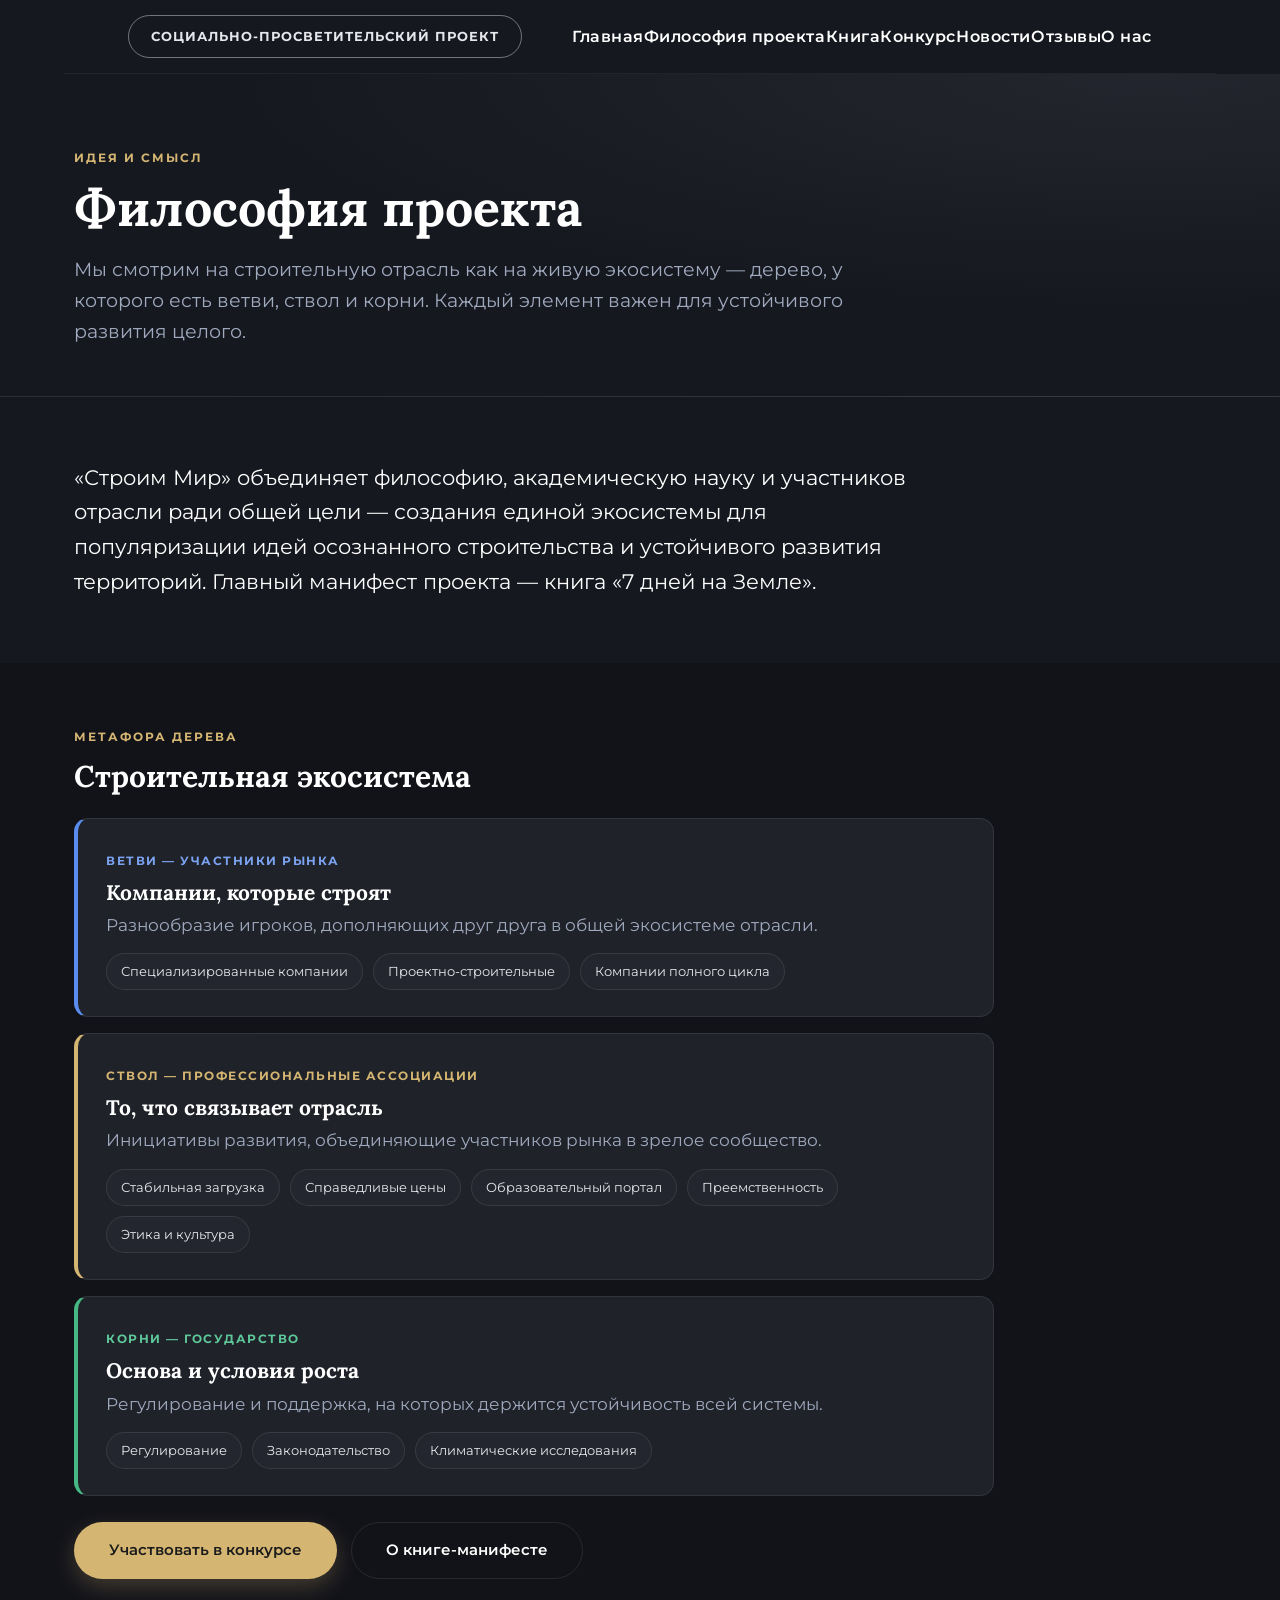
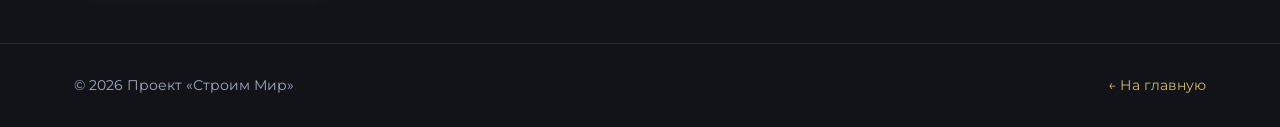
<file: filosofiya.html>
<!DOCTYPE html>
<html lang="ru">
<head>
  <meta charset="utf-8">
  <meta name="viewport" content="width=device-width, initial-scale=1">
  <title>Философия проекта | Строим Мир</title>
  <meta name="description" content="Философия проекта «Строим Мир»: строительная отрасль как живая экосистема — ветви (компании), ствол (профессиональные ассоциации) и корни (государство).">
  <link rel="icon" href="data:image/svg+xml,%3Csvg xmlns='http://www.w3.org/2000/svg' viewBox='0 0 32 32'%3E%3Crect width='32' height='32' rx='7' fill='%231A1C23'/%3E%3Ccircle cx='16' cy='16' r='7' fill='none' stroke='%23D4B572' stroke-width='2'/%3E%3Ccircle cx='16' cy='16' r='2.5' fill='%23D4B572'/%3E%3C/svg%3E">
  <link rel="stylesheet" href="pages.css">
</head>
<body>
  <header class="header">
    <div class="project-label">Социально-просветительский проект</div>
    <nav class="nav-menu">
      <a href="index.html" class="nav-link">Главная</a>
      <a href="filosofiya.html" class="nav-link">Философия проекта</a>
      <a href="kniga.html" class="nav-link">Книга</a>
      <a href="konkurs.html" class="nav-link">Конкурс</a>
      <a href="novosti.html" class="nav-link">Новости</a>
      <a href="otzyvy.html" class="nav-link">Отзывы</a>
      <a href="o-nas.html" class="nav-link">О нас</a>
    </nav>
  </header>

  <section class="ph-hero"><div class="ph-wrap">
    <div class="pre-title">Идея и смысл</div>
    <h1>Философия проекта</h1>
    <p>Мы смотрим на строительную отрасль как на живую экосистему — дерево, у которого есть ветви, ствол и корни. Каждый элемент важен для устойчивого развития целого.</p>
  </div></section>

  <section class="ph-section"><div class="ph-wrap">
    <p class="lead">«Строим Мир» объединяет философию, академическую науку и участников отрасли ради общей цели — создания единой экосистемы для популяризации идей осознанного строительства и устойчивого развития территорий. Главный манифест проекта — книга «7 дней на Земле».</p>
  </div></section>

  <section class="ph-section alt"><div class="ph-wrap">
    <div class="pre-title">Метафора дерева</div>
    <h2 style="font-family:var(--serif);font-size:30px;color:#fff;margin-bottom:24px">Строительная экосистема</h2>
    <div class="tree">
      <div class="tree__row branches">
        <span class="tag">Ветви — участники рынка</span>
        <h3>Компании, которые строят</h3>
        <p>Разнообразие игроков, дополняющих друг друга в общей экосистеме отрасли.</p>
        <div class="chips"><span>Специализированные компании</span><span>Проектно-строительные</span><span>Компании полного цикла</span></div>
      </div>
      <div class="tree__row trunk">
        <span class="tag">Ствол — профессиональные ассоциации</span>
        <h3>То, что связывает отрасль</h3>
        <p>Инициативы развития, объединяющие участников рынка в зрелое сообщество.</p>
        <div class="chips"><span>Стабильная загрузка</span><span>Справедливые цены</span><span>Образовательный портал</span><span>Преемственность</span><span>Этика и культура</span></div>
      </div>
      <div class="tree__row roots">
        <span class="tag">Корни — государство</span>
        <h3>Основа и условия роста</h3>
        <p>Регулирование и поддержка, на которых держится устойчивость всей системы.</p>
        <div class="chips"><span>Регулирование</span><span>Законодательство</span><span>Климатические исследования</span></div>
      </div>
    </div>
    <div class="btn-row"><a class="btn btn--gold" href="konkurs.html">Участвовать в конкурсе</a><a class="btn btn--ghost" href="kniga.html">О книге-манифесте</a></div>
  </div></section>

  <footer class="ph-footer"><div class="ph-wrap"><div>© 2026 Проект «Строим Мир»</div><a href="index.html">← На главную</a></div></footer>
</body>
</html>
</file>
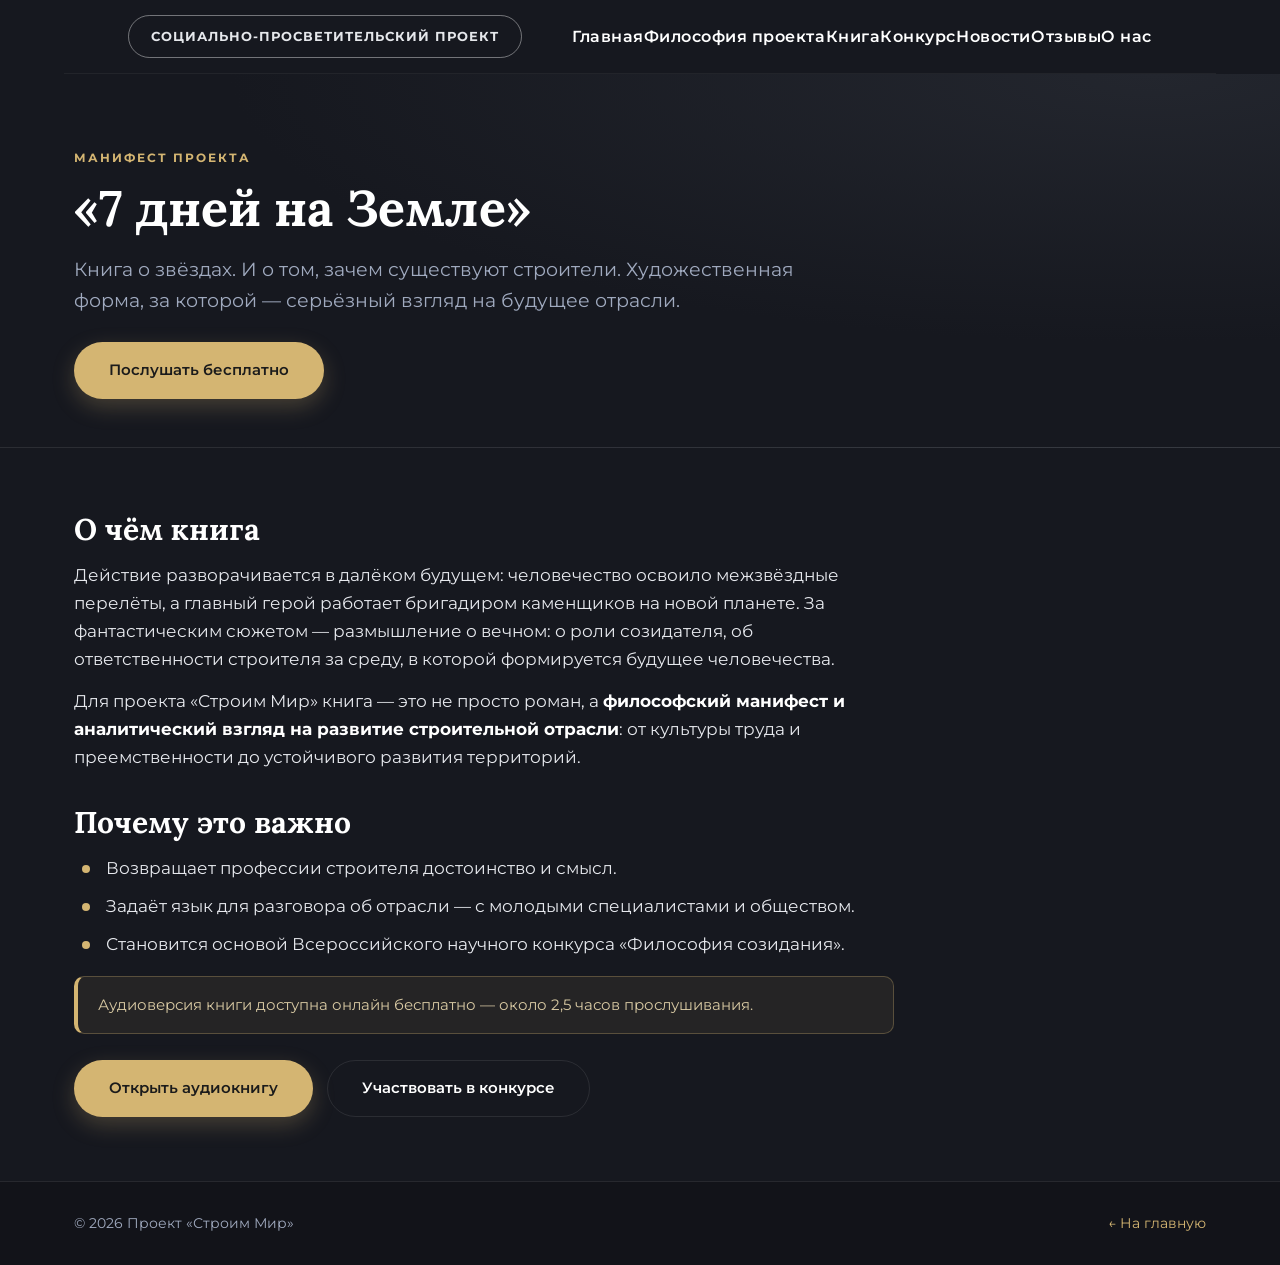
<file: kniga.html>
<!DOCTYPE html>
<html lang="ru">
<head>
  <meta charset="utf-8">
  <meta name="viewport" content="width=device-width, initial-scale=1">
  <title>Книга «7 дней на Земле» | Строим Мир</title>
  <meta name="description" content="«7 дней на Земле» Сергея Федоренко — философский манифест проекта «Строим Мир» о смысле и миссии строителя. Слушайте аудиокнигу бесплатно.">
  <link rel="icon" href="data:image/svg+xml,%3Csvg xmlns='http://www.w3.org/2000/svg' viewBox='0 0 32 32'%3E%3Crect width='32' height='32' rx='7' fill='%231A1C23'/%3E%3Ccircle cx='16' cy='16' r='7' fill='none' stroke='%23D4B572' stroke-width='2'/%3E%3Ccircle cx='16' cy='16' r='2.5' fill='%23D4B572'/%3E%3C/svg%3E">
  <link rel="stylesheet" href="pages.css">
</head>
<body>
  <header class="header">
    <div class="project-label">Социально-просветительский проект</div>
    <nav class="nav-menu">
      <a href="index.html" class="nav-link">Главная</a>
      <a href="filosofiya.html" class="nav-link">Философия проекта</a>
      <a href="kniga.html" class="nav-link">Книга</a>
      <a href="konkurs.html" class="nav-link">Конкурс</a>
      <a href="novosti.html" class="nav-link">Новости</a>
      <a href="otzyvy.html" class="nav-link">Отзывы</a>
      <a href="o-nas.html" class="nav-link">О нас</a>
    </nav>
  </header>

  <section class="ph-hero"><div class="ph-wrap">
    <div class="pre-title">Манифест проекта</div>
    <h1>«7 дней на Земле»</h1>
    <p>Книга о звёздах. И о том, зачем существуют строители. Художественная форма, за которой — серьёзный взгляд на будущее отрасли.</p>
    <div class="btn-row"><a class="btn btn--gold" href="https://1fs.mave.digital/" target="_blank" rel="noopener">Послушать бесплатно</a></div>
  </div></section>

  <section class="ph-section"><div class="ph-wrap"><div class="prose">
    <h2>О чём книга</h2>
    <p>Действие разворачивается в далёком будущем: человечество освоило межзвёздные перелёты, а главный герой работает бригадиром каменщиков на новой планете. За фантастическим сюжетом — размышление о вечном: о роли созидателя, об ответственности строителя за среду, в которой формируется будущее человечества.</p>
    <p>Для проекта «Строим Мир» книга — это не просто роман, а <b>философский манифест и аналитический взгляд на развитие строительной отрасли</b>: от культуры труда и преемственности до устойчивого развития территорий.</p>
    <h2>Почему это важно</h2>
    <ul>
      <li>Возвращает профессии строителя достоинство и смысл.</li>
      <li>Задаёт язык для разговора об отрасли — с молодыми специалистами и обществом.</li>
      <li>Становится основой Всероссийского научного конкурса «Философия созидания».</li>
    </ul>
    <div class="note">Аудиоверсия книги доступна онлайн бесплатно — около 2,5 часов прослушивания.</div>
    <div class="btn-row"><a class="btn btn--gold" href="https://1fs.mave.digital/" target="_blank" rel="noopener">Открыть аудиокнигу</a><a class="btn btn--ghost" href="konkurs.html">Участвовать в конкурсе</a></div>
  </div></div></section>

  <footer class="ph-footer"><div class="ph-wrap"><div>© 2026 Проект «Строим Мир»</div><a href="index.html">← На главную</a></div></footer>
</body>
</html>
</file>
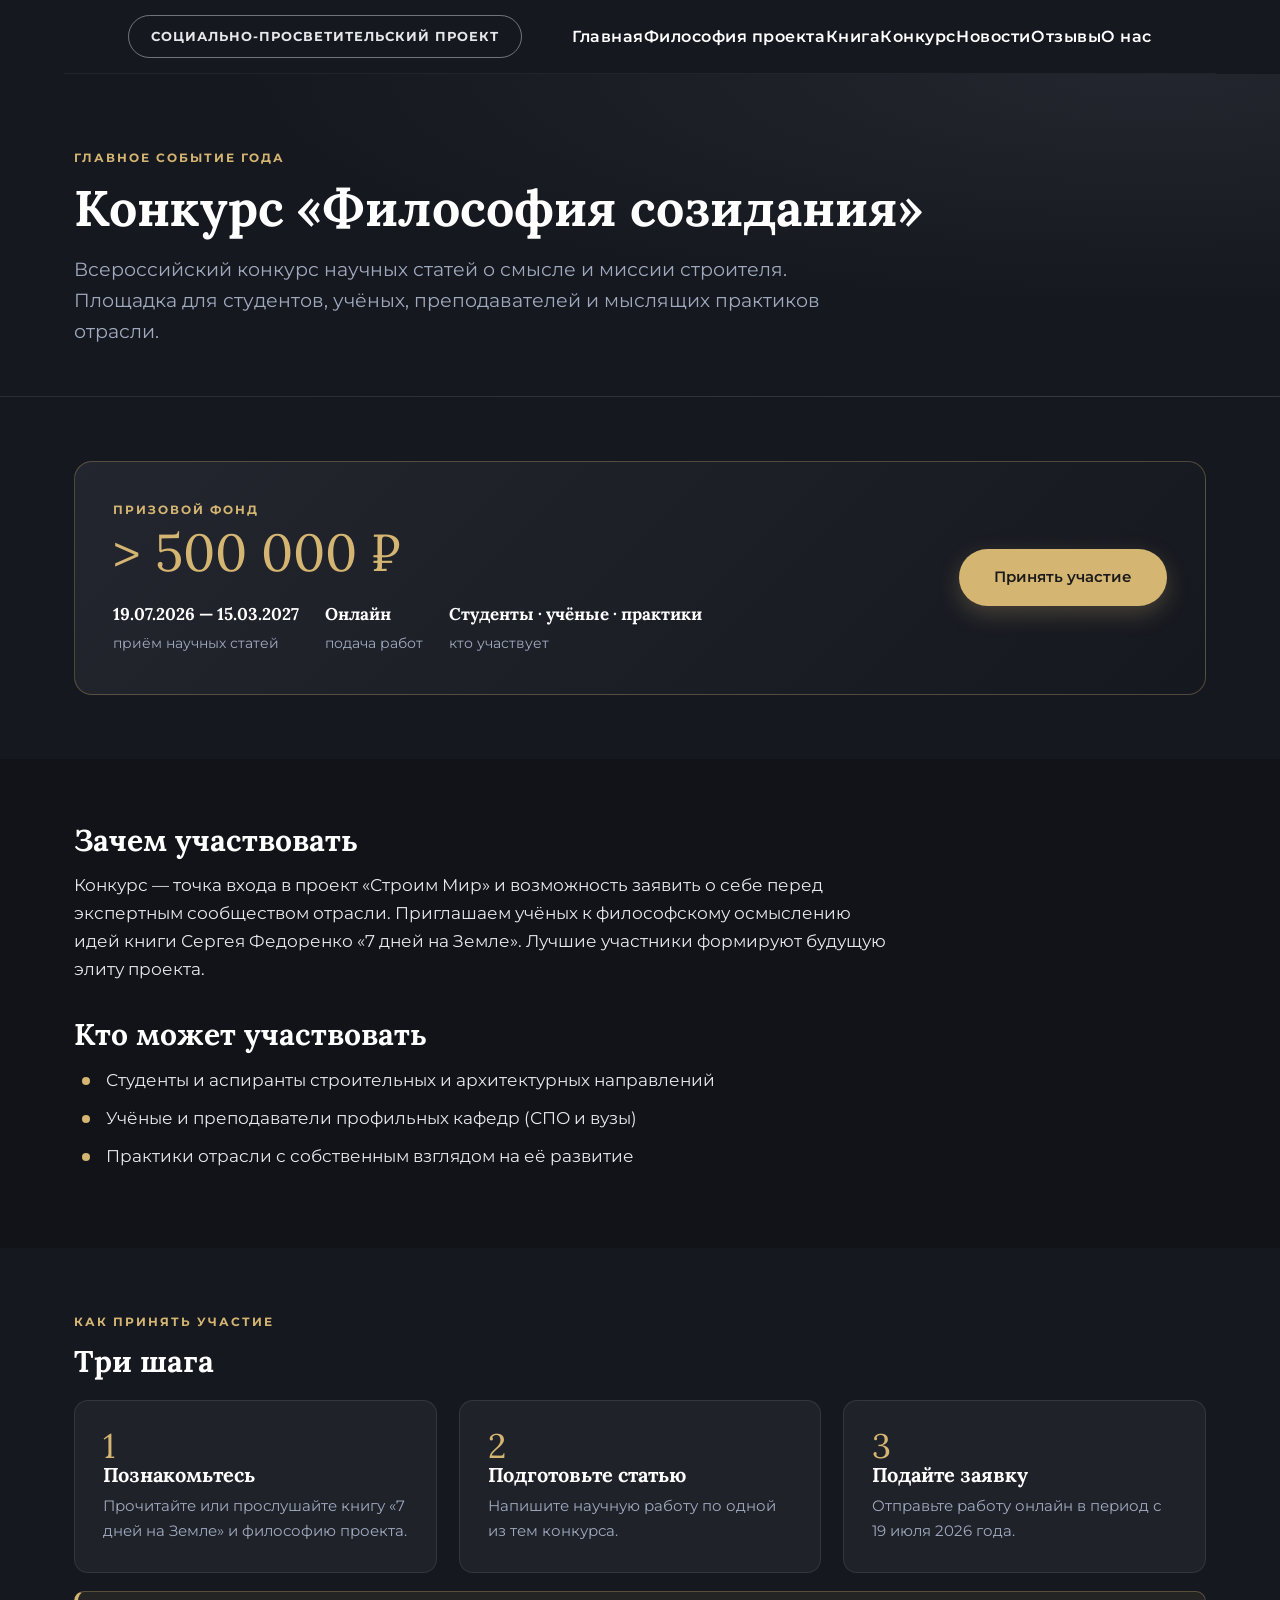
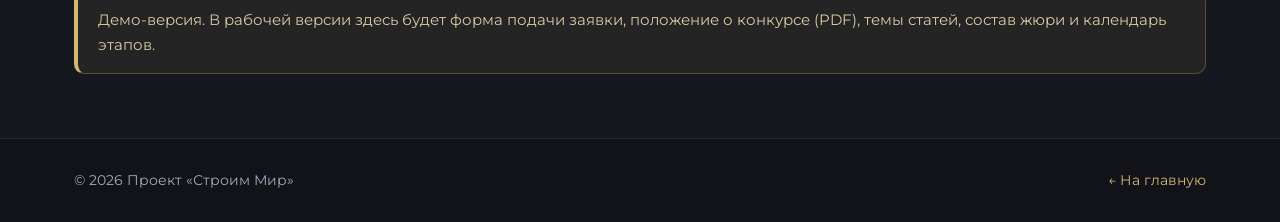
<file: konkurs.html>
<!DOCTYPE html>
<html lang="ru">
<head>
  <meta charset="utf-8">
  <meta name="viewport" content="width=device-width, initial-scale=1">
  <title>Конкурс «Философия созидания» | Строим Мир</title>
  <meta name="description" content="Всероссийский конкурс научных статей «Философия созидания: смысл и миссия строителя». Приём работ: 19 июля 2026 — 15 марта 2027. Призовой фонд более 500 000 ₽.">
  <link rel="icon" href="data:image/svg+xml,%3Csvg xmlns='http://www.w3.org/2000/svg' viewBox='0 0 32 32'%3E%3Crect width='32' height='32' rx='7' fill='%231A1C23'/%3E%3Ccircle cx='16' cy='16' r='7' fill='none' stroke='%23D4B572' stroke-width='2'/%3E%3Ccircle cx='16' cy='16' r='2.5' fill='%23D4B572'/%3E%3C/svg%3E">
  <link rel="stylesheet" href="pages.css">
</head>
<body>
  <header class="header">
    <div class="project-label">Социально-просветительский проект</div>
    <nav class="nav-menu">
      <a href="index.html" class="nav-link">Главная</a>
      <a href="filosofiya.html" class="nav-link">Философия проекта</a>
      <a href="kniga.html" class="nav-link">Книга</a>
      <a href="konkurs.html" class="nav-link">Конкурс</a>
      <a href="novosti.html" class="nav-link">Новости</a>
      <a href="otzyvy.html" class="nav-link">Отзывы</a>
      <a href="o-nas.html" class="nav-link">О нас</a>
    </nav>
  </header>

  <section class="ph-hero"><div class="ph-wrap">
    <div class="pre-title">Главное событие года</div>
    <h1>Конкурс «Философия созидания»</h1>
    <p>Всероссийский конкурс научных статей о смысле и миссии строителя. Площадка для студентов, учёных, преподавателей и мыслящих практиков отрасли.</p>
  </div></section>

  <section class="ph-section"><div class="ph-wrap">
    <div class="prize">
      <div>
        <div class="pre-title" style="margin-bottom:6px">Призовой фонд</div>
        <div class="amount">&gt; 500 000&nbsp;₽</div>
        <div class="meta-row">
          <div><b>19.07.2026 — 15.03.2027</b><span>приём научных статей</span></div>
          <div><b>Онлайн</b><span>подача работ</span></div>
          <div><b>Студенты · учёные · практики</b><span>кто участвует</span></div>
        </div>
      </div>
      <a class="btn btn--gold" href="#zayavka">Принять участие</a>
    </div>
  </div></section>

  <section class="ph-section alt"><div class="ph-wrap"><div class="prose">
    <h2>Зачем участвовать</h2>
    <p>Конкурс — точка входа в проект «Строим Мир» и возможность заявить о себе перед экспертным сообществом отрасли. Приглашаем учёных к философскому осмыслению идей книги Сергея Федоренко «7 дней на Земле». Лучшие участники формируют будущую элиту проекта.</p>
    <h2>Кто может участвовать</h2>
    <ul>
      <li>Студенты и аспиранты строительных и архитектурных направлений</li>
      <li>Учёные и преподаватели профильных кафедр (СПО и вузы)</li>
      <li>Практики отрасли с собственным взглядом на её развитие</li>
    </ul>
  </div></div></section>

  <section class="ph-section"><div class="ph-wrap">
    <div class="pre-title">Как принять участие</div>
    <h2 style="font-family:var(--serif);font-size:30px;color:#fff;margin-bottom:22px">Три шага</h2>
    <div class="grid-3">
      <div class="card"><div class="step">1</div><h3>Познакомьтесь</h3><p>Прочитайте или прослушайте книгу «7 дней на Земле» и философию проекта.</p></div>
      <div class="card"><div class="step">2</div><h3>Подготовьте статью</h3><p>Напишите научную работу по одной из тем конкурса.</p></div>
      <div class="card"><div class="step">3</div><h3>Подайте заявку</h3><p>Отправьте работу онлайн в период с 19 июля 2026 года.</p></div>
    </div>
    <div class="note" id="zayavka">Демо-версия. В рабочей версии здесь будет форма подачи заявки, положение о конкурсе (PDF), темы статей, состав жюри и календарь этапов.</div>
  </div></section>

  <footer class="ph-footer"><div class="ph-wrap"><div>© 2026 Проект «Строим Мир»</div><a href="index.html">← На главную</a></div></footer>
</body>
</html>
</file>
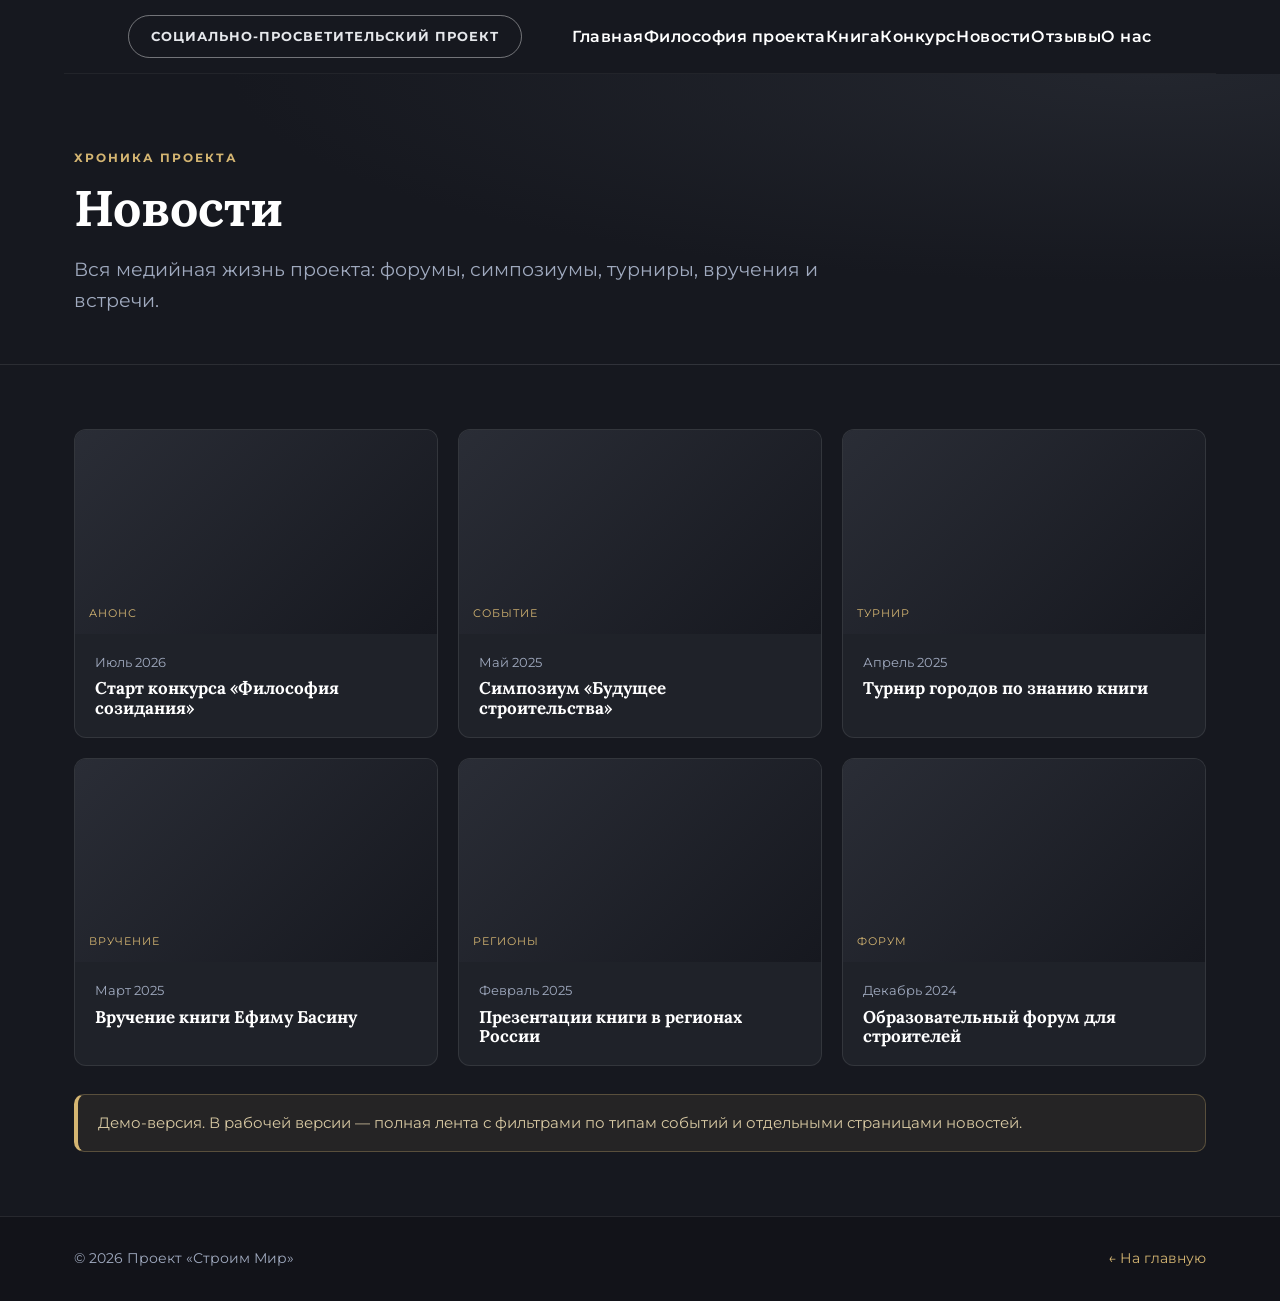
<file: novosti.html>
<!DOCTYPE html>
<html lang="ru">
<head>
  <meta charset="utf-8">
  <meta name="viewport" content="width=device-width, initial-scale=1">
  <title>Новости проекта | Строим Мир</title>
  <meta name="description" content="Новости проекта «Строим Мир»: форумы, симпозиумы, турниры по знанию книги «7 дней на Земле», вручения и презентации в регионах России.">
  <link rel="icon" href="data:image/svg+xml,%3Csvg xmlns='http://www.w3.org/2000/svg' viewBox='0 0 32 32'%3E%3Crect width='32' height='32' rx='7' fill='%231A1C23'/%3E%3Ccircle cx='16' cy='16' r='7' fill='none' stroke='%23D4B572' stroke-width='2'/%3E%3Ccircle cx='16' cy='16' r='2.5' fill='%23D4B572'/%3E%3C/svg%3E">
  <link rel="stylesheet" href="pages.css">
</head>
<body>
  <header class="header">
    <div class="project-label">Социально-просветительский проект</div>
    <nav class="nav-menu">
      <a href="index.html" class="nav-link">Главная</a>
      <a href="filosofiya.html" class="nav-link">Философия проекта</a>
      <a href="kniga.html" class="nav-link">Книга</a>
      <a href="konkurs.html" class="nav-link">Конкурс</a>
      <a href="novosti.html" class="nav-link">Новости</a>
      <a href="otzyvy.html" class="nav-link">Отзывы</a>
      <a href="o-nas.html" class="nav-link">О нас</a>
    </nav>
  </header>

  <section class="ph-hero"><div class="ph-wrap">
    <div class="pre-title">Хроника проекта</div>
    <h1>Новости</h1>
    <p>Вся медийная жизнь проекта: форумы, симпозиумы, турниры, вручения и встречи.</p>
  </div></section>

  <section class="ph-section"><div class="ph-wrap">
    <div class="news">
      <div class="item"><div class="thumb"><span>Анонс</span></div><div class="b"><div class="date">Июль 2026</div><h3>Старт конкурса «Философия созидания»</h3></div></div>
      <div class="item"><div class="thumb"><span>Событие</span></div><div class="b"><div class="date">Май 2025</div><h3>Симпозиум «Будущее строительства»</h3></div></div>
      <div class="item"><div class="thumb"><span>Турнир</span></div><div class="b"><div class="date">Апрель 2025</div><h3>Турнир городов по знанию книги</h3></div></div>
      <div class="item"><div class="thumb"><span>Вручение</span></div><div class="b"><div class="date">Март 2025</div><h3>Вручение книги Ефиму Басину</h3></div></div>
      <div class="item"><div class="thumb"><span>Регионы</span></div><div class="b"><div class="date">Февраль 2025</div><h3>Презентации книги в регионах России</h3></div></div>
      <div class="item"><div class="thumb"><span>Форум</span></div><div class="b"><div class="date">Декабрь 2024</div><h3>Образовательный форум для строителей</h3></div></div>
    </div>
    <div class="note" style="margin-top:28px">Демо-версия. В рабочей версии — полная лента с фильтрами по типам событий и отдельными страницами новостей.</div>
  </div></section>

  <footer class="ph-footer"><div class="ph-wrap"><div>© 2026 Проект «Строим Мир»</div><a href="index.html">← На главную</a></div></footer>
</body>
</html>
</file>
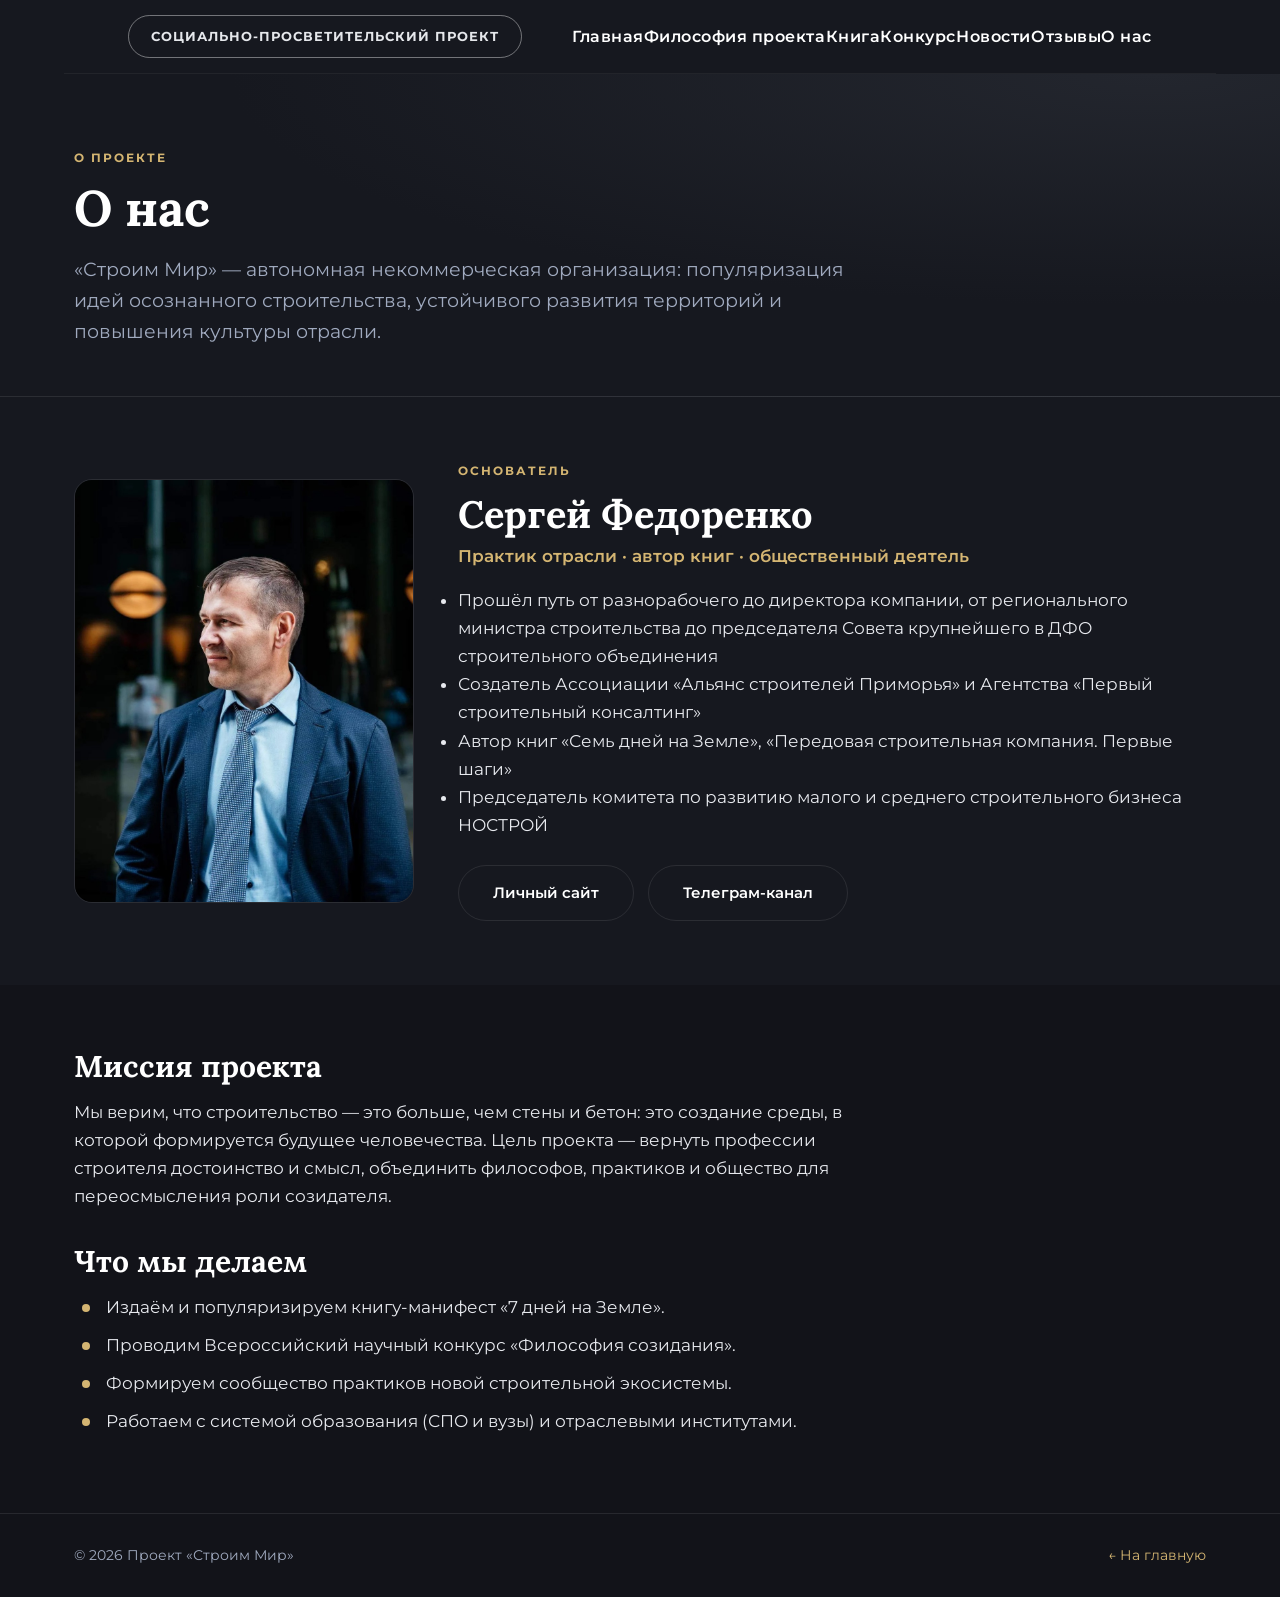
<file: o-nas.html>
<!DOCTYPE html>
<html lang="ru">
<head>
  <meta charset="utf-8">
  <meta name="viewport" content="width=device-width, initial-scale=1">
  <title>О нас и основатель проекта | Строим Мир</title>
  <meta name="description" content="О проекте «Строим Мир» и его основателе Сергее Федоренко — практике отрасли, авторе книг, создателе Ассоциации «Альянс строителей Приморья», председателе комитета НОСТРОЙ.">
  <link rel="icon" href="data:image/svg+xml,%3Csvg xmlns='http://www.w3.org/2000/svg' viewBox='0 0 32 32'%3E%3Crect width='32' height='32' rx='7' fill='%231A1C23'/%3E%3Ccircle cx='16' cy='16' r='7' fill='none' stroke='%23D4B572' stroke-width='2'/%3E%3Ccircle cx='16' cy='16' r='2.5' fill='%23D4B572'/%3E%3C/svg%3E">
  <link rel="stylesheet" href="pages.css">
</head>
<body>
  <header class="header">
    <div class="project-label">Социально-просветительский проект</div>
    <nav class="nav-menu">
      <a href="index.html" class="nav-link">Главная</a>
      <a href="filosofiya.html" class="nav-link">Философия проекта</a>
      <a href="kniga.html" class="nav-link">Книга</a>
      <a href="konkurs.html" class="nav-link">Конкурс</a>
      <a href="novosti.html" class="nav-link">Новости</a>
      <a href="otzyvy.html" class="nav-link">Отзывы</a>
      <a href="o-nas.html" class="nav-link">О нас</a>
    </nav>
  </header>

  <section class="ph-hero"><div class="ph-wrap">
    <div class="pre-title">О проекте</div>
    <h1>О нас</h1>
    <p>«Строим Мир» — автономная некоммерческая организация: популяризация идей осознанного строительства, устойчивого развития территорий и повышения культуры отрасли.</p>
  </div></section>

  <section class="ph-section"><div class="ph-wrap">
    <div class="founder">
      <img src="founder.jpg" alt="Сергей Федоренко — основатель проекта «Строим Мир»">
      <div>
        <div class="pre-title">Основатель</div>
        <h2>Сергей Федоренко</h2>
        <div class="role">Практик отрасли · автор книг · общественный деятель</div>
        <ul class="prose" style="margin:0">
          <li>Прошёл путь от разнорабочего до директора компании, от регионального министра строительства до председателя Совета крупнейшего в ДФО строительного объединения</li>
          <li>Создатель Ассоциации «Альянс строителей Приморья» и Агентства «Первый строительный консалтинг»</li>
          <li>Автор книг «Семь дней на Земле», «Передовая строительная компания. Первые шаги»</li>
          <li>Председатель комитета по развитию малого и среднего строительного бизнеса НОСТРОЙ</li>
        </ul>
        <div class="btn-row"><a class="btn btn--ghost" href="https://fedorenko.ru/" target="_blank" rel="noopener">Личный сайт</a><a class="btn btn--ghost" href="https://t.me/fedorenko_sergey" target="_blank" rel="noopener">Телеграм-канал</a></div>
      </div>
    </div>
  </div></section>

  <section class="ph-section alt"><div class="ph-wrap"><div class="prose">
    <h2>Миссия проекта</h2>
    <p>Мы верим, что строительство — это больше, чем стены и бетон: это создание среды, в которой формируется будущее человечества. Цель проекта — вернуть профессии строителя достоинство и смысл, объединить философов, практиков и общество для переосмысления роли созидателя.</p>
    <h2>Что мы делаем</h2>
    <ul>
      <li>Издаём и популяризируем книгу-манифест «7 дней на Земле».</li>
      <li>Проводим Всероссийский научный конкурс «Философия созидания».</li>
      <li>Формируем сообщество практиков новой строительной экосистемы.</li>
      <li>Работаем с системой образования (СПО и вузы) и отраслевыми институтами.</li>
    </ul>
  </div></div></section>

  <footer class="ph-footer"><div class="ph-wrap"><div>© 2026 Проект «Строим Мир»</div><a href="index.html">← На главную</a></div></footer>
</body>
</html>
</file>
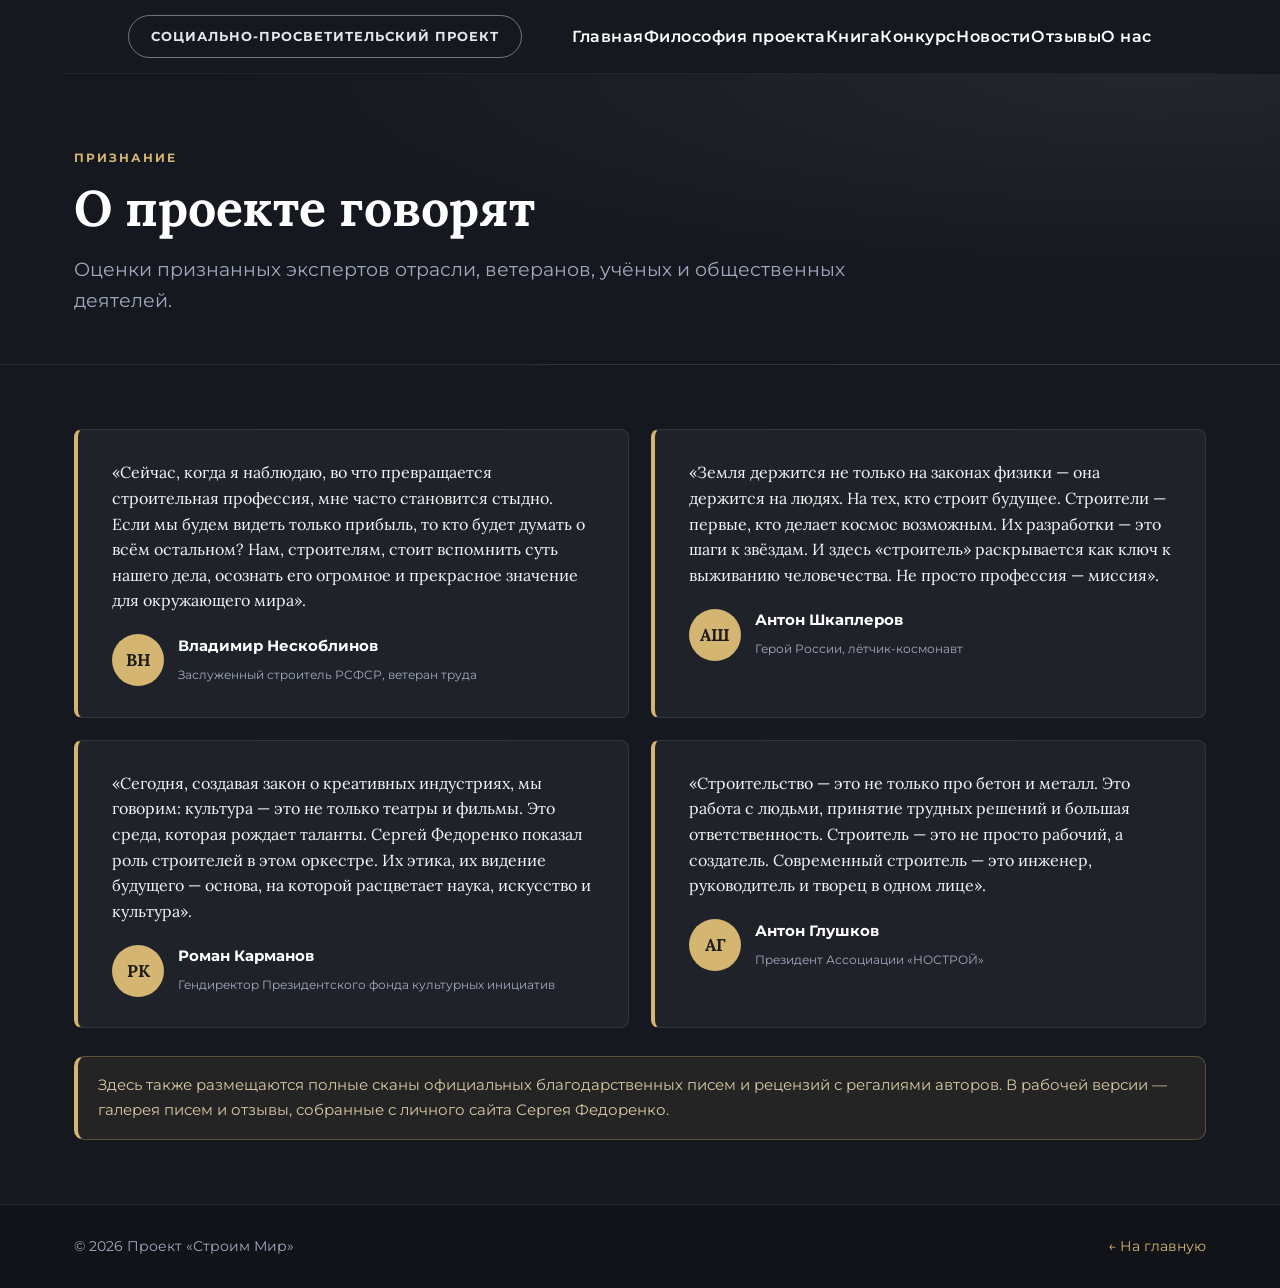
<file: otzyvy.html>
<!DOCTYPE html>
<html lang="ru">
<head>
  <meta charset="utf-8">
  <meta name="viewport" content="width=device-width, initial-scale=1">
  <title>Отзывы и признание | Строим Мир</title>
  <meta name="description" content="Отзывы о проекте «Строим Мир» и книге «7 дней на Земле»: оценки признанных экспертов отрасли, космонавта, общественных деятелей и руководителей.">
  <link rel="icon" href="data:image/svg+xml,%3Csvg xmlns='http://www.w3.org/2000/svg' viewBox='0 0 32 32'%3E%3Crect width='32' height='32' rx='7' fill='%231A1C23'/%3E%3Ccircle cx='16' cy='16' r='7' fill='none' stroke='%23D4B572' stroke-width='2'/%3E%3Ccircle cx='16' cy='16' r='2.5' fill='%23D4B572'/%3E%3C/svg%3E">
  <link rel="stylesheet" href="pages.css">
</head>
<body>
  <header class="header">
    <div class="project-label">Социально-просветительский проект</div>
    <nav class="nav-menu">
      <a href="index.html" class="nav-link">Главная</a>
      <a href="filosofiya.html" class="nav-link">Философия проекта</a>
      <a href="kniga.html" class="nav-link">Книга</a>
      <a href="konkurs.html" class="nav-link">Конкурс</a>
      <a href="novosti.html" class="nav-link">Новости</a>
      <a href="otzyvy.html" class="nav-link">Отзывы</a>
      <a href="o-nas.html" class="nav-link">О нас</a>
    </nav>
  </header>

  <section class="ph-hero"><div class="ph-wrap">
    <div class="pre-title">Признание</div>
    <h1>О проекте говорят</h1>
    <p>Оценки признанных экспертов отрасли, ветеранов, учёных и общественных деятелей.</p>
  </div></section>

  <section class="ph-section"><div class="ph-wrap">
    <div class="grid-2">
      <div class="review"><div class="q">«Сейчас, когда я наблюдаю, во что превращается строительная профессия, мне часто становится стыдно. Если мы будем видеть только прибыль, то кто будет думать о всём остальном? Нам, строителям, стоит вспомнить суть нашего дела, осознать его огромное и прекрасное значение для окружающего мира».</div><div class="a"><div class="av">ВН</div><div><b>Владимир Нескоблинов</b><span>Заслуженный строитель РСФСР, ветеран труда</span></div></div></div>
      <div class="review"><div class="q">«Земля держится не только на законах физики — она держится на людях. На тех, кто строит будущее. Строители — первые, кто делает космос возможным. Их разработки — это шаги к звёздам. И здесь «строитель» раскрывается как ключ к выживанию человечества. Не просто профессия — миссия».</div><div class="a"><div class="av">АШ</div><div><b>Антон Шкаплеров</b><span>Герой России, лётчик-космонавт</span></div></div></div>
      <div class="review"><div class="q">«Сегодня, создавая закон о креативных индустриях, мы говорим: культура — это не только театры и фильмы. Это среда, которая рождает таланты. Сергей Федоренко показал роль строителей в этом оркестре. Их этика, их видение будущего — основа, на которой расцветает наука, искусство и культура».</div><div class="a"><div class="av">РК</div><div><b>Роман Карманов</b><span>Гендиректор Президентского фонда культурных инициатив</span></div></div></div>
      <div class="review"><div class="q">«Строительство — это не только про бетон и металл. Это работа с людьми, принятие трудных решений и большая ответственность. Строитель — это не просто рабочий, а создатель. Современный строитель — это инженер, руководитель и творец в одном лице».</div><div class="a"><div class="av">АГ</div><div><b>Антон Глушков</b><span>Президент Ассоциации «НОСТРОЙ»</span></div></div></div>
    </div>
    <div class="note" style="margin-top:28px">Здесь также размещаются полные сканы официальных благодарственных писем и рецензий с регалиями авторов. В рабочей версии — галерея писем и отзывы, собранные с личного сайта Сергея Федоренко.</div>
  </div></section>

  <footer class="ph-footer"><div class="ph-wrap"><div>© 2026 Проект «Строим Мир»</div><a href="index.html">← На главную</a></div></footer>
</body>
</html>
</file>
<file: pages.css>
/* Отдельные страницы разделов — в стиле лендинга «Строим Мир» */
@import url('https://fonts.googleapis.com/css2?family=Lora:ital,wght@0,400;0,600;0,700;1,400&family=Montserrat:wght@400;500;600;700;800&display=swap');

:root{
  --bg:#16181F; --surface:#1F2229; --surface-2:#23262E;
  --gold:#D4B572; --gold-d:#c2a159;
  --text:#E7E9EE; --muted:#A0AABF; --line:rgba(255,255,255,.09);
  --serif:'Lora',Georgia,serif; --sans:'Montserrat',-apple-system,Segoe UI,Roboto,sans-serif;
  --wrap:1180px;
}
*{box-sizing:border-box;margin:0;padding:0}
html{scroll-behavior:smooth}
body{font-family:var(--sans);background:var(--bg);color:var(--text);line-height:1.65;font-size:17px}
img{max-width:100%;display:block}
a{color:var(--gold);text-decoration:none;transition:.2s}
h1,h2,h3{font-family:var(--serif);font-weight:700;line-height:1.15;color:#fff}
.ph-wrap{max-width:var(--wrap);margin:0 auto;padding:0 24px}
.pre-title{color:var(--gold);font-size:12px;font-weight:700;letter-spacing:2px;text-transform:uppercase;margin-bottom:12px}

/* Шапка */
.ph-header{position:sticky;top:0;z-index:50;background:rgba(20,22,28,.86);backdrop-filter:blur(12px);border-bottom:1px solid var(--line)}
.ph-header .ph-wrap{display:flex;align-items:center;gap:22px;height:68px}
.ph-brand{font-family:var(--serif);font-weight:700;font-size:19px;color:#fff;letter-spacing:.04em;display:flex;flex-direction:column;line-height:1}
.ph-brand small{font-family:var(--sans);font-weight:500;font-size:10px;letter-spacing:.14em;text-transform:uppercase;color:var(--muted);margin-top:4px}
.ph-nav{margin-left:auto;display:flex;gap:20px;flex-wrap:wrap}
.ph-nav a{color:var(--text);font-size:14px;font-weight:500}
.ph-nav a:hover,.ph-nav a.active{color:var(--gold)}

/* Геро страницы */
.ph-hero{padding:74px 0 48px;border-bottom:1px solid var(--line);background:radial-gradient(120% 120% at 90% 0%,#23262E 0,#16181F 60%)}
.ph-hero h1{font-size:clamp(32px,5vw,50px)}
.ph-hero p{color:var(--muted);margin-top:16px;font-size:19px;max-width:780px}

/* Контент */
.ph-section{padding:64px 0}
.ph-section.alt{background:#121319}
.prose{max-width:820px}
.prose h2{font-size:30px;margin:34px 0 14px;color:#fff}
.prose h2:first-child{margin-top:0}
.prose p{margin:14px 0;color:var(--text)}
.prose ul{margin:14px 0 14px 4px;list-style:none}
.prose ul li{position:relative;padding-left:28px;margin:10px 0;color:var(--text)}
.prose ul li::before{content:'';position:absolute;left:4px;top:11px;width:8px;height:8px;border-radius:50%;background:var(--gold)}
.prose b{color:#fff}
.lead{font-size:21px;color:#fff;max-width:860px}
.note{background:rgba(212,181,114,.08);border:1px solid rgba(212,181,114,.3);border-left:4px solid var(--gold);border-radius:10px;padding:16px 20px;color:#d8c9a3;font-size:15px;margin-top:18px}

/* Кнопки */
.btn{display:inline-flex;align-items:center;gap:8px;font-family:var(--sans);font-weight:600;font-size:15px;padding:15px 34px;border-radius:30px;border:1.5px solid transparent;cursor:pointer;transition:.25s}
.btn--gold{background:var(--gold);color:#1b1b1b;box-shadow:0 8px 22px rgba(212,181,114,.25)}
.btn--gold:hover{background:var(--gold-d);transform:translateY(-2px)}
.btn--ghost{border-color:var(--line);color:#fff}
.btn--ghost:hover{border-color:var(--gold);color:var(--gold)}
.btn-row{display:flex;gap:14px;flex-wrap:wrap;margin-top:26px}

/* Дерево-экосистема */
.tree{display:grid;gap:16px;max-width:920px}
.tree__row{background:var(--surface);border:1px solid var(--line);border-radius:14px;padding:26px 28px;border-left:4px solid var(--gold)}
.tree__row .tag{font-size:12px;letter-spacing:1.5px;text-transform:uppercase;font-weight:700;color:var(--gold)}
.tree__row.branches{border-left-color:#5b8def}.tree__row.branches .tag{color:#7ba2f0}
.tree__row.roots{border-left-color:#46b883}.tree__row.roots .tag{color:#5ec79a}
.tree__row h3{font-size:21px;margin:8px 0 6px}
.tree__row p{color:var(--muted)}
.chips{display:flex;flex-wrap:wrap;gap:10px;margin-top:14px}
.chips span{font-size:13px;background:var(--surface-2);border:1px solid var(--line);border-radius:30px;padding:7px 14px;color:var(--text)}

/* Карточки/гриды */
.grid-3{display:grid;grid-template-columns:repeat(3,1fr);gap:22px;margin-top:8px}
.grid-2{display:grid;grid-template-columns:repeat(2,1fr);gap:22px}
.card{background:var(--surface);border:1px solid var(--line);border-radius:14px;padding:28px}
.card h3{font-size:20px;margin-bottom:8px}
.card p{color:var(--muted);font-size:15px}
.card .step{font-family:var(--serif);font-size:34px;color:var(--gold);line-height:1}

/* Конкурс-баннер */
.prize{background:linear-gradient(135deg,#23262E,#16181F);border:1px solid rgba(212,181,114,.3);border-radius:18px;padding:38px;display:flex;flex-wrap:wrap;gap:28px;align-items:center;justify-content:space-between}
.prize .amount{font-family:var(--serif);font-size:clamp(34px,5vw,52px);color:var(--gold);line-height:1}
.prize .lbl{color:var(--muted);font-size:13px;letter-spacing:1px;text-transform:uppercase;margin-top:6px}
.meta-row{display:flex;flex-wrap:wrap;gap:26px;margin-top:22px}
.meta-row b{display:block;color:#fff;font-family:var(--serif);font-size:17px}
.meta-row span{color:var(--muted);font-size:14px}

/* Отзывы */
.review{background:var(--surface);border:1px solid var(--line);border-left:4px solid var(--gold);border-radius:8px;padding:30px 34px}
.review .q{font-family:var(--serif);font-size:16px;line-height:1.6;color:#F3F4F6}
.review .a{display:flex;align-items:center;gap:14px;margin-top:20px}
.review .av{width:52px;height:52px;border-radius:50%;background:var(--gold);color:#1b1b1b;display:flex;align-items:center;justify-content:center;font-weight:700;font-family:var(--serif);flex:none}
.review .a b{color:#fff;font-size:15px;display:block}
.review .a span{color:var(--muted);font-size:12px}

/* Новости */
.news{display:grid;grid-template-columns:repeat(3,1fr);gap:20px}
.news .item{background:var(--surface);border:1px solid var(--line);border-radius:12px;overflow:hidden}
.news .thumb{aspect-ratio:16/9;background:linear-gradient(135deg,#2a2d36,#16181F);position:relative}
.news .thumb span{position:absolute;left:14px;bottom:12px;font-size:11px;letter-spacing:1px;text-transform:uppercase;color:var(--gold)}
.news .b{padding:18px 20px}
.news .date{color:var(--muted);font-size:13px}
.news .b h3{font-size:17px;margin-top:6px}

/* Основатель */
.founder{display:grid;grid-template-columns:340px 1fr;gap:44px;align-items:center}
.founder img{width:100%;border-radius:18px;border:1px solid var(--line)}
.founder h2{font-size:clamp(26px,3.4vw,38px);color:#fff}
.founder .role{color:var(--gold);font-weight:600;margin:6px 0 16px}

/* Подвал */
.ph-footer{border-top:1px solid var(--line);padding:30px 0;background:#121319}
.ph-footer .ph-wrap{display:flex;justify-content:space-between;flex-wrap:wrap;gap:12px;color:var(--muted);font-size:14px}

@media(max-width:900px){
  .grid-3,.news{grid-template-columns:1fr}
  .grid-2{grid-template-columns:1fr}
  .founder{grid-template-columns:1fr;gap:24px}
  .founder img{max-width:300px}
  .ph-nav{display:none}
}

/* ===== Шапка как на главной странице (1:1) ===== */
.header{position:relative;z-index:20;display:flex;align-items:center;padding:15px 5%;max-width:1600px;margin:0 auto;width:90%;border-bottom:1px solid rgba(255,255,255,0.05)}
.project-label{border:1px solid rgba(255,255,255,0.4);border-radius:40px;padding:10px 22px;font-size:13px;text-transform:uppercase;letter-spacing:1px;font-weight:700;color:#E5E7EB;flex-shrink:0;margin-right:50px}
.nav-menu{display:flex;justify-content:space-between;flex-grow:1;align-items:center}
.nav-link{color:#FFFFFF;text-decoration:none;font-size:16px;font-weight:600;letter-spacing:.5px;transition:color .3s ease}
.nav-link:hover{color:#D4B572}
@media(max-width:900px){.header{flex-wrap:wrap;padding:14px 20px;width:100%}.project-label{margin-right:0;margin-bottom:12px}.nav-menu{flex-wrap:wrap;gap:14px;justify-content:flex-start}.nav-link{font-size:14px}}
</file>
